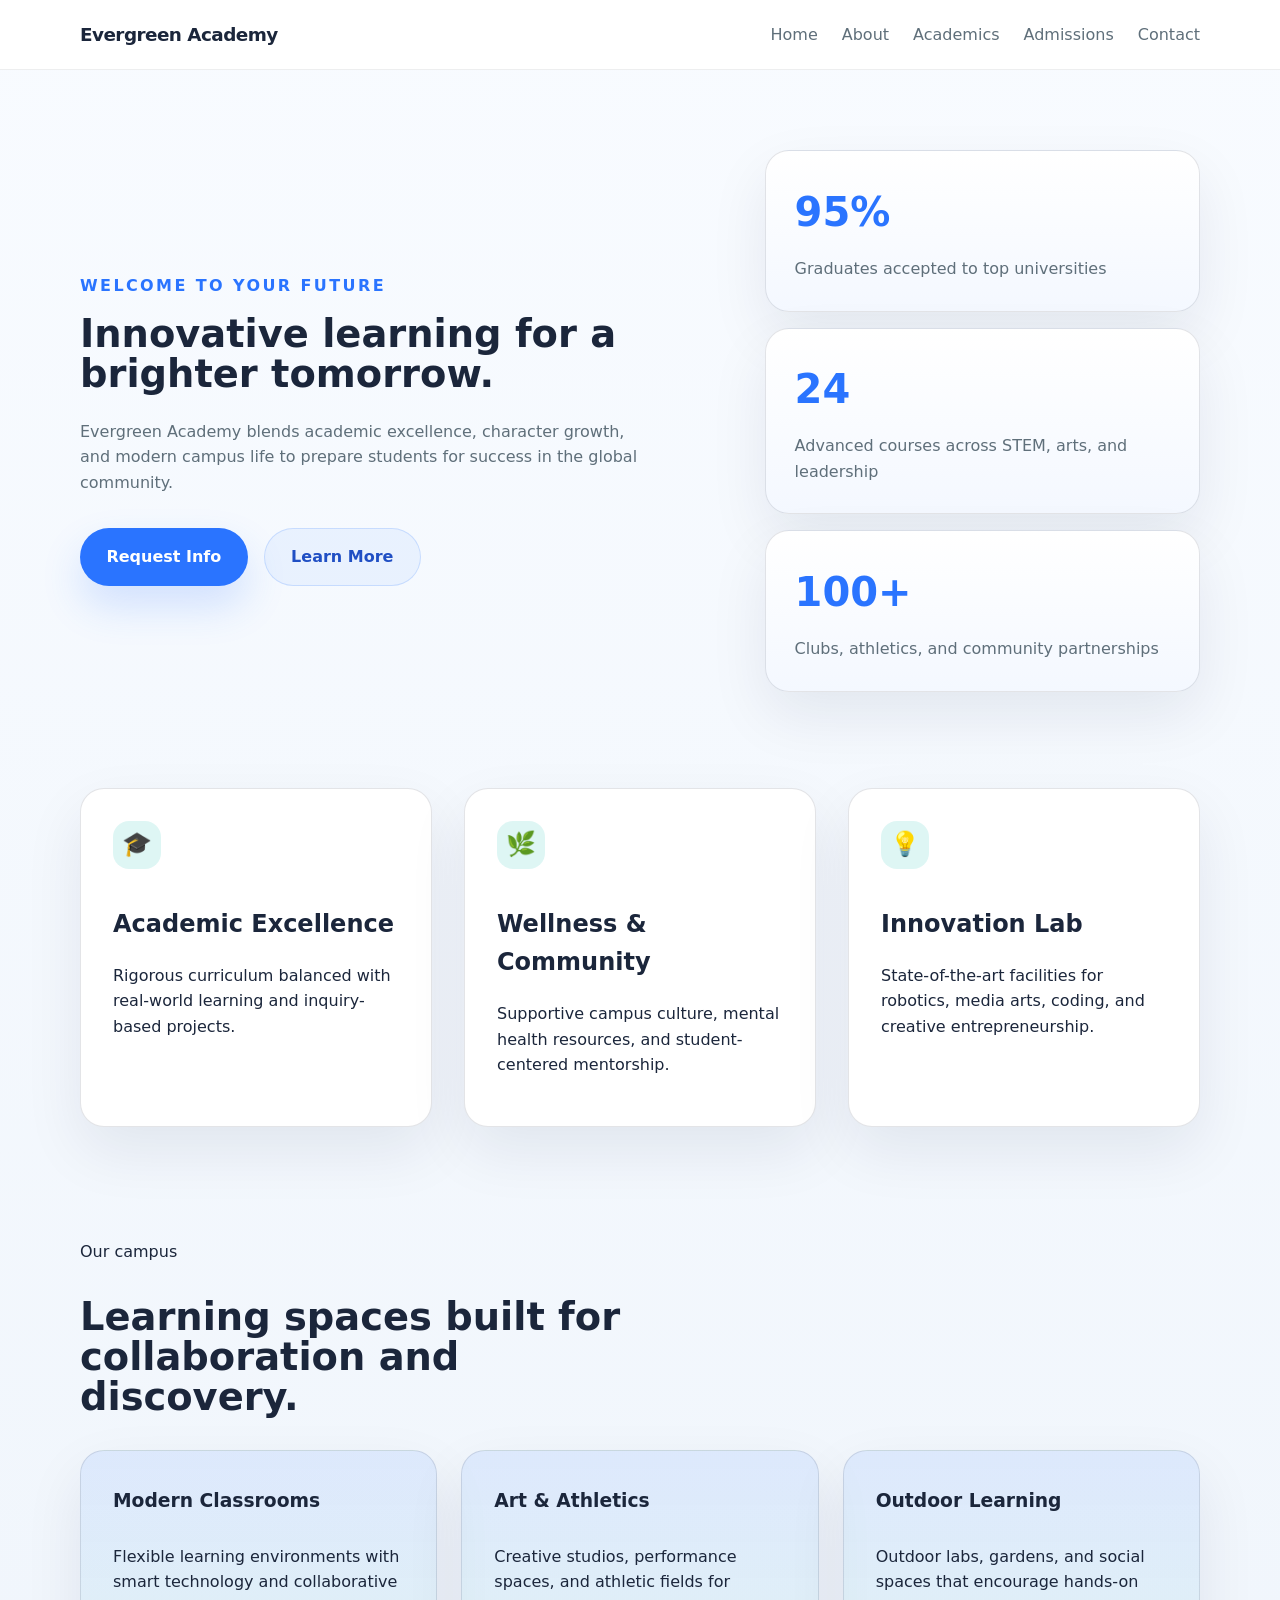
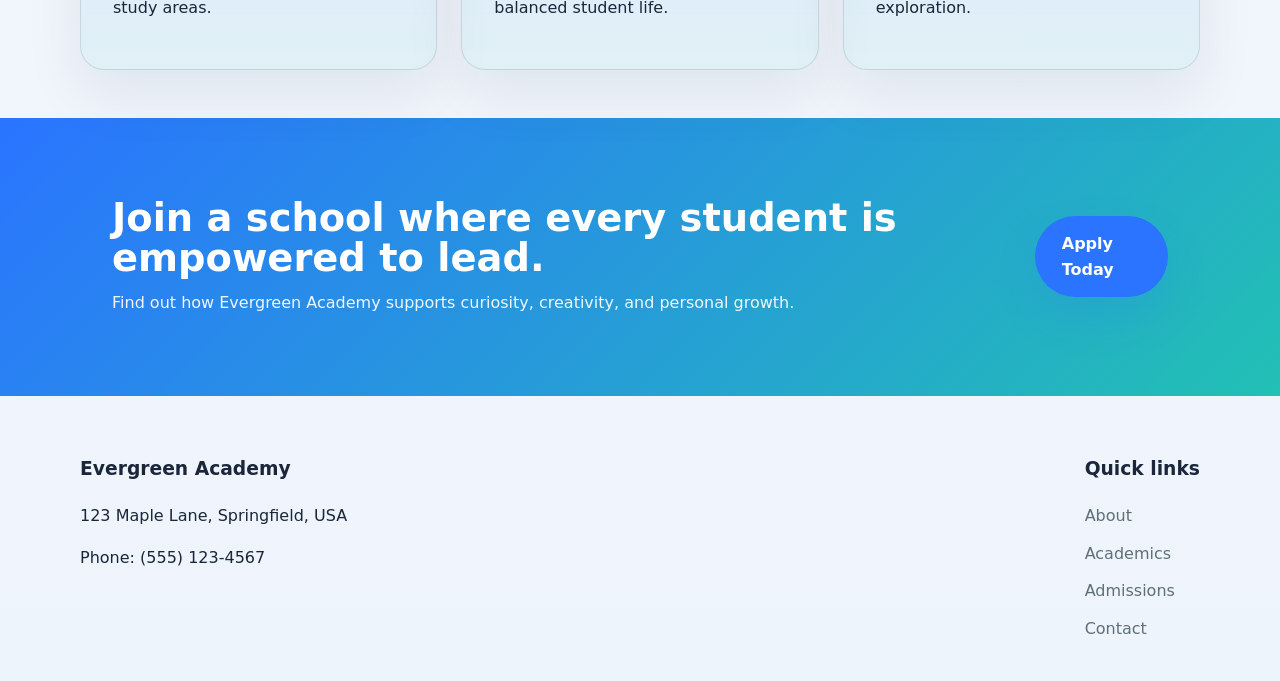
<file: index.html>
<!DOCTYPE html>
<html lang="en">
  <head>
    <meta charset="UTF-8" />
    <meta name="viewport" content="width=device-width, initial-scale=1.0" />
    <title>Evergreen Academy | Inspiring Tomorrow's Leaders</title>
    <link rel="stylesheet" href="css/style.css" />
    <link rel="icon" href="data:image/svg+xml,%3Csvg xmlns='http://www.w3.org/2000/svg' viewBox='0 0 100 100'%3E%3Ctext y='0.9em' font-size='90'%3E%F0%9F%8C%B6%3C/text%3E%3C/svg%3E" />
  </head>
  <body>
    <header class="site-header">
      <div class="container header-inner">
        <a class="brand" href="index.html">Evergreen Academy</a>
        <button class="nav-toggle" aria-label="Open navigation" id="navToggle">Menu</button>
        <nav class="site-nav" id="siteNav">
          <a href="index.html">Home</a>
          <a href="about.html">About</a>
          <a href="academics.html">Academics</a>
          <a href="admissions.html">Admissions</a>
          <a href="contact.html">Contact</a>
        </nav>
      </div>
    </header>

    <main>
      <section class="hero">
        <div class="container hero-grid">
          <div>
            <p class="eyebrow">Welcome to your future</p>
            <h1>Innovative learning for a brighter tomorrow.</h1>
            <p class="hero-text">
              Evergreen Academy blends academic excellence, character growth, and modern campus life to prepare students for success in the global community.
            </p>
            <div class="hero-actions">
              <a class="btn btn-primary" href="admissions.html">Request Info</a>
              <a class="btn btn-secondary" href="about.html">Learn More</a>
            </div>
          </div>
          <div class="hero-card">
            <div class="stat-card">
              <h2>95%</h2>
              <p>Graduates accepted to top universities</p>
            </div>
            <div class="stat-card">
              <h2>24</h2>
              <p>Advanced courses across STEM, arts, and leadership</p>
            </div>
            <div class="stat-card">
              <h2>100+</h2>
              <p>Clubs, athletics, and community partnerships</p>
            </div>
          </div>
        </div>
      </section>

      <section class="feature-block">
        <div class="container feature-grid">
          <article>
            <span class="feature-icon">🎓</span>
            <h2>Academic Excellence</h2>
            <p>Rigorous curriculum balanced with real-world learning and inquiry-based projects.</p>
          </article>
          <article>
            <span class="feature-icon">🌿</span>
            <h2>Wellness & Community</h2>
            <p>Supportive campus culture, mental health resources, and student-centered mentorship.</p>
          </article>
          <article>
            <span class="feature-icon">💡</span>
            <h2>Innovation Lab</h2>
            <p>State-of-the-art facilities for robotics, media arts, coding, and creative entrepreneurship.</p>
          </article>
        </div>
      </section>

      <section class="section-intro">
        <div class="container">
          <div class="section-header">
            <p class="eyebrow">Our campus</p>
            <h2>Learning spaces built for collaboration and discovery.</h2>
          </div>
          <div class="image-grid">
            <div class="image-card">
              <h3>Modern Classrooms</h3>
              <p>Flexible learning environments with smart technology and collaborative study areas.</p>
            </div>
            <div class="image-card">
              <h3>Art & Athletics</h3>
              <p>Creative studios, performance spaces, and athletic fields for balanced student life.</p>
            </div>
            <div class="image-card">
              <h3>Outdoor Learning</h3>
              <p>Outdoor labs, gardens, and social spaces that encourage hands-on exploration.</p>
            </div>
          </div>
        </div>
      </section>

      <section class="cta-banner">
        <div class="container cta-inner">
          <div>
            <h2>Join a school where every student is empowered to lead.</h2>
            <p>Find out how Evergreen Academy supports curiosity, creativity, and personal growth.</p>
          </div>
          <a class="btn btn-primary" href="admissions.html">Apply Today</a>
        </div>
      </section>
    </main>

    <footer class="site-footer">
      <div class="container footer-grid">
        <div>
          <h3>Evergreen Academy</h3>
          <p>123 Maple Lane, Springfield, USA</p>
          <p>Phone: (555) 123-4567</p>
        </div>
        <div>
          <h3>Quick links</h3>
          <nav class="footer-nav">
            <a href="about.html">About</a>
            <a href="academics.html">Academics</a>
            <a href="admissions.html">Admissions</a>
            <a href="contact.html">Contact</a>
          </nav>
        </div>
      </div>
    </footer>

    <script src="js/main.js"></script>
  </body>
</html>
</file>
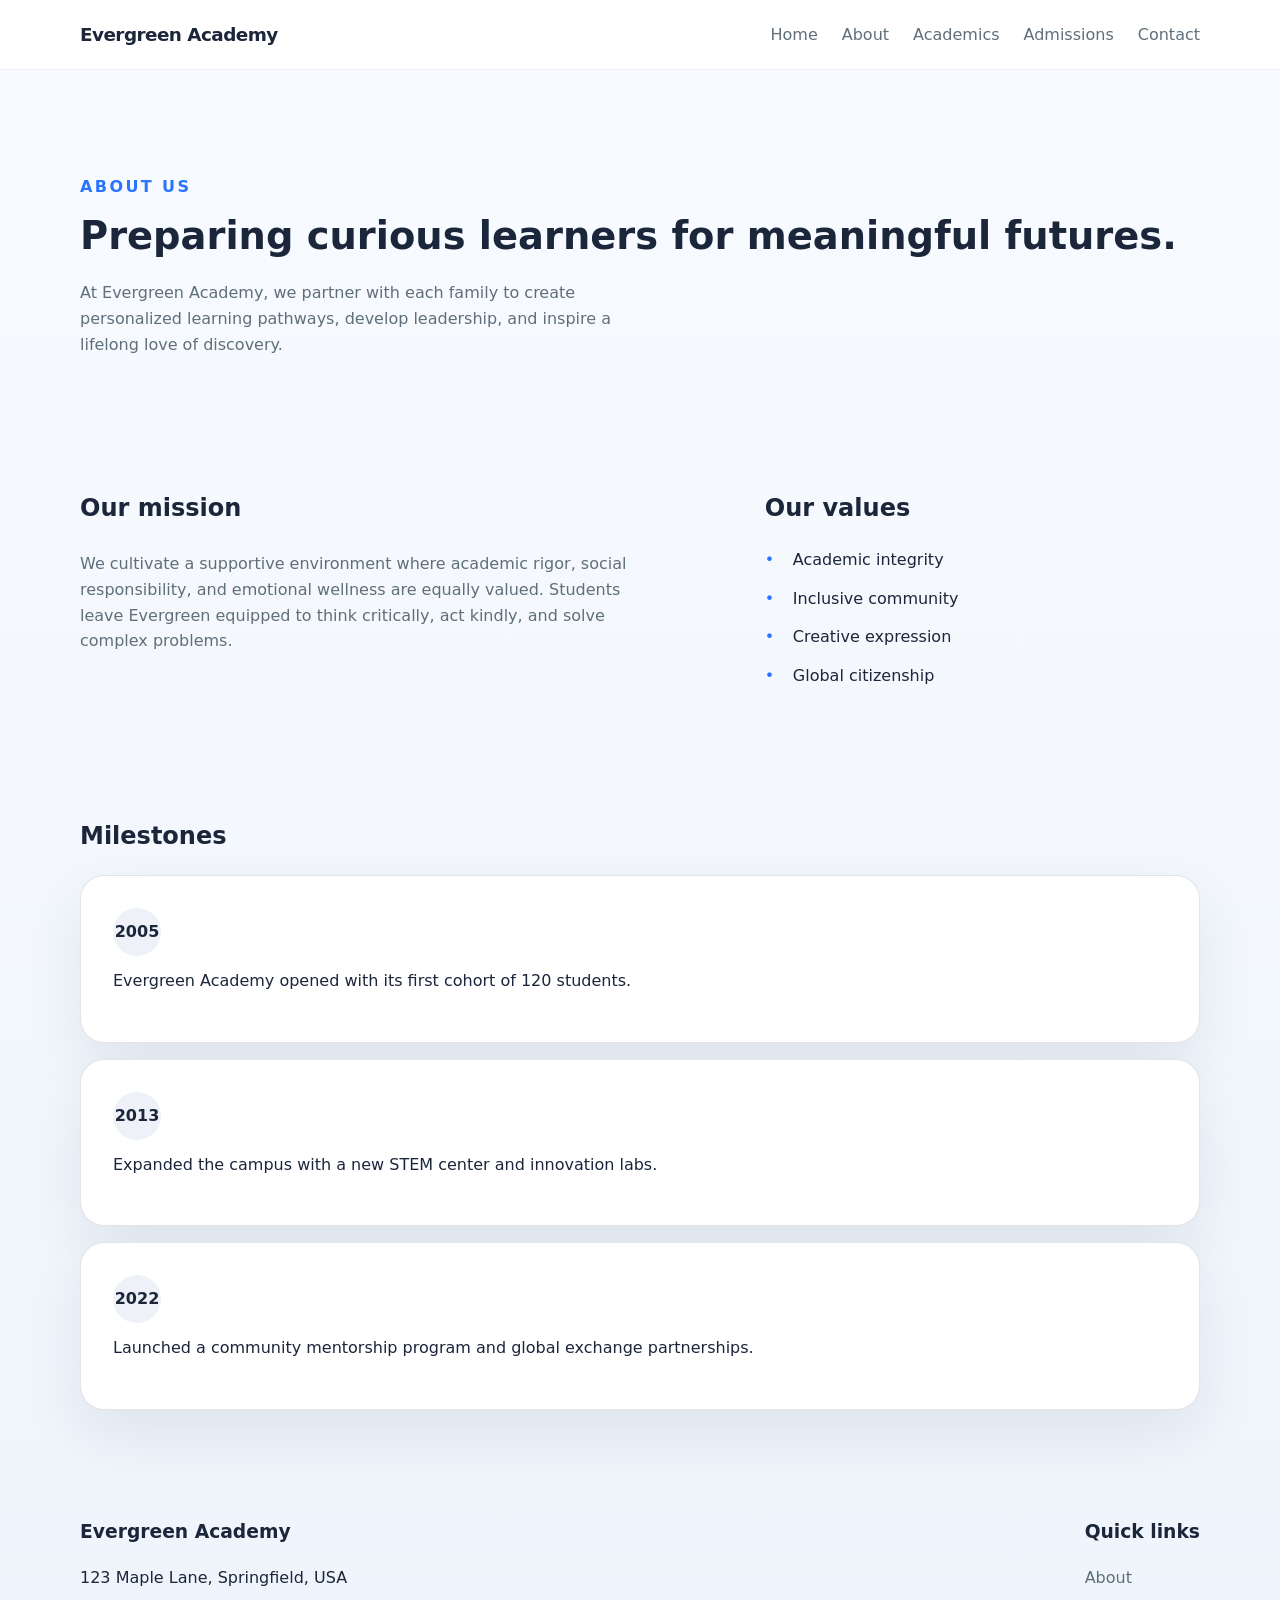
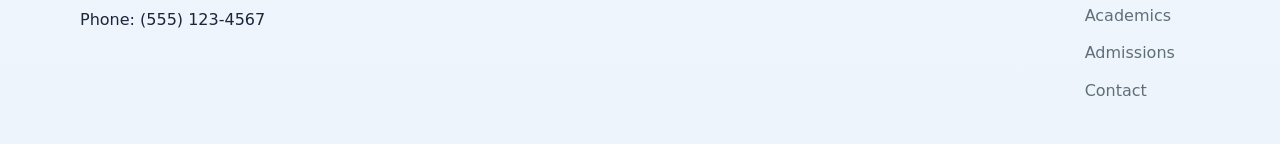
<file: about.html>
<!DOCTYPE html>
<html lang="en">
  <head>
    <meta charset="UTF-8" />
    <meta name="viewport" content="width=device-width, initial-scale=1.0" />
    <title>About | Evergreen Academy</title>
    <link rel="stylesheet" href="css/style.css" />
  </head>
  <body>
    <header class="site-header">
      <div class="container header-inner">
        <a class="brand" href="index.html">Evergreen Academy</a>
        <button class="nav-toggle" aria-label="Open navigation" id="navToggle">Menu</button>
        <nav class="site-nav" id="siteNav">
          <a href="index.html">Home</a>
          <a href="about.html">About</a>
          <a href="academics.html">Academics</a>
          <a href="admissions.html">Admissions</a>
          <a href="contact.html">Contact</a>
        </nav>
      </div>
    </header>

    <main>
      <section class="page-hero">
        <div class="container">
          <p class="eyebrow">About us</p>
          <h1>Preparing curious learners for meaningful futures.</h1>
          <p>At Evergreen Academy, we partner with each family to create personalized learning pathways, develop leadership, and inspire a lifelong love of discovery.</p>
        </div>
      </section>

      <section class="content-section">
        <div class="container content-grid">
          <div>
            <h2>Our mission</h2>
            <p>We cultivate a supportive environment where academic rigor, social responsibility, and emotional wellness are equally valued. Students leave Evergreen equipped to think critically, act kindly, and solve complex problems.</p>
          </div>
          <div>
            <h2>Our values</h2>
            <ul class="feature-list">
              <li>Academic integrity</li>
              <li>Inclusive community</li>
              <li>Creative expression</li>
              <li>Global citizenship</li>
            </ul>
          </div>
        </div>
      </section>

      <section class="timeline-section">
        <div class="container">
          <h2>Milestones</h2>
          <div class="timeline">
            <div class="timeline-item">
              <span>2005</span>
              <p>Evergreen Academy opened with its first cohort of 120 students.</p>
            </div>
            <div class="timeline-item">
              <span>2013</span>
              <p>Expanded the campus with a new STEM center and innovation labs.</p>
            </div>
            <div class="timeline-item">
              <span>2022</span>
              <p>Launched a community mentorship program and global exchange partnerships.</p>
            </div>
          </div>
        </div>
      </section>
    </main>

    <footer class="site-footer">
      <div class="container footer-grid">
        <div>
          <h3>Evergreen Academy</h3>
          <p>123 Maple Lane, Springfield, USA</p>
          <p>Phone: (555) 123-4567</p>
        </div>
        <div>
          <h3>Quick links</h3>
          <nav class="footer-nav">
            <a href="about.html">About</a>
            <a href="academics.html">Academics</a>
            <a href="admissions.html">Admissions</a>
            <a href="contact.html">Contact</a>
          </nav>
        </div>
      </div>
    </footer>

    <script src="js/main.js"></script>
  </body>
</html>
</file>
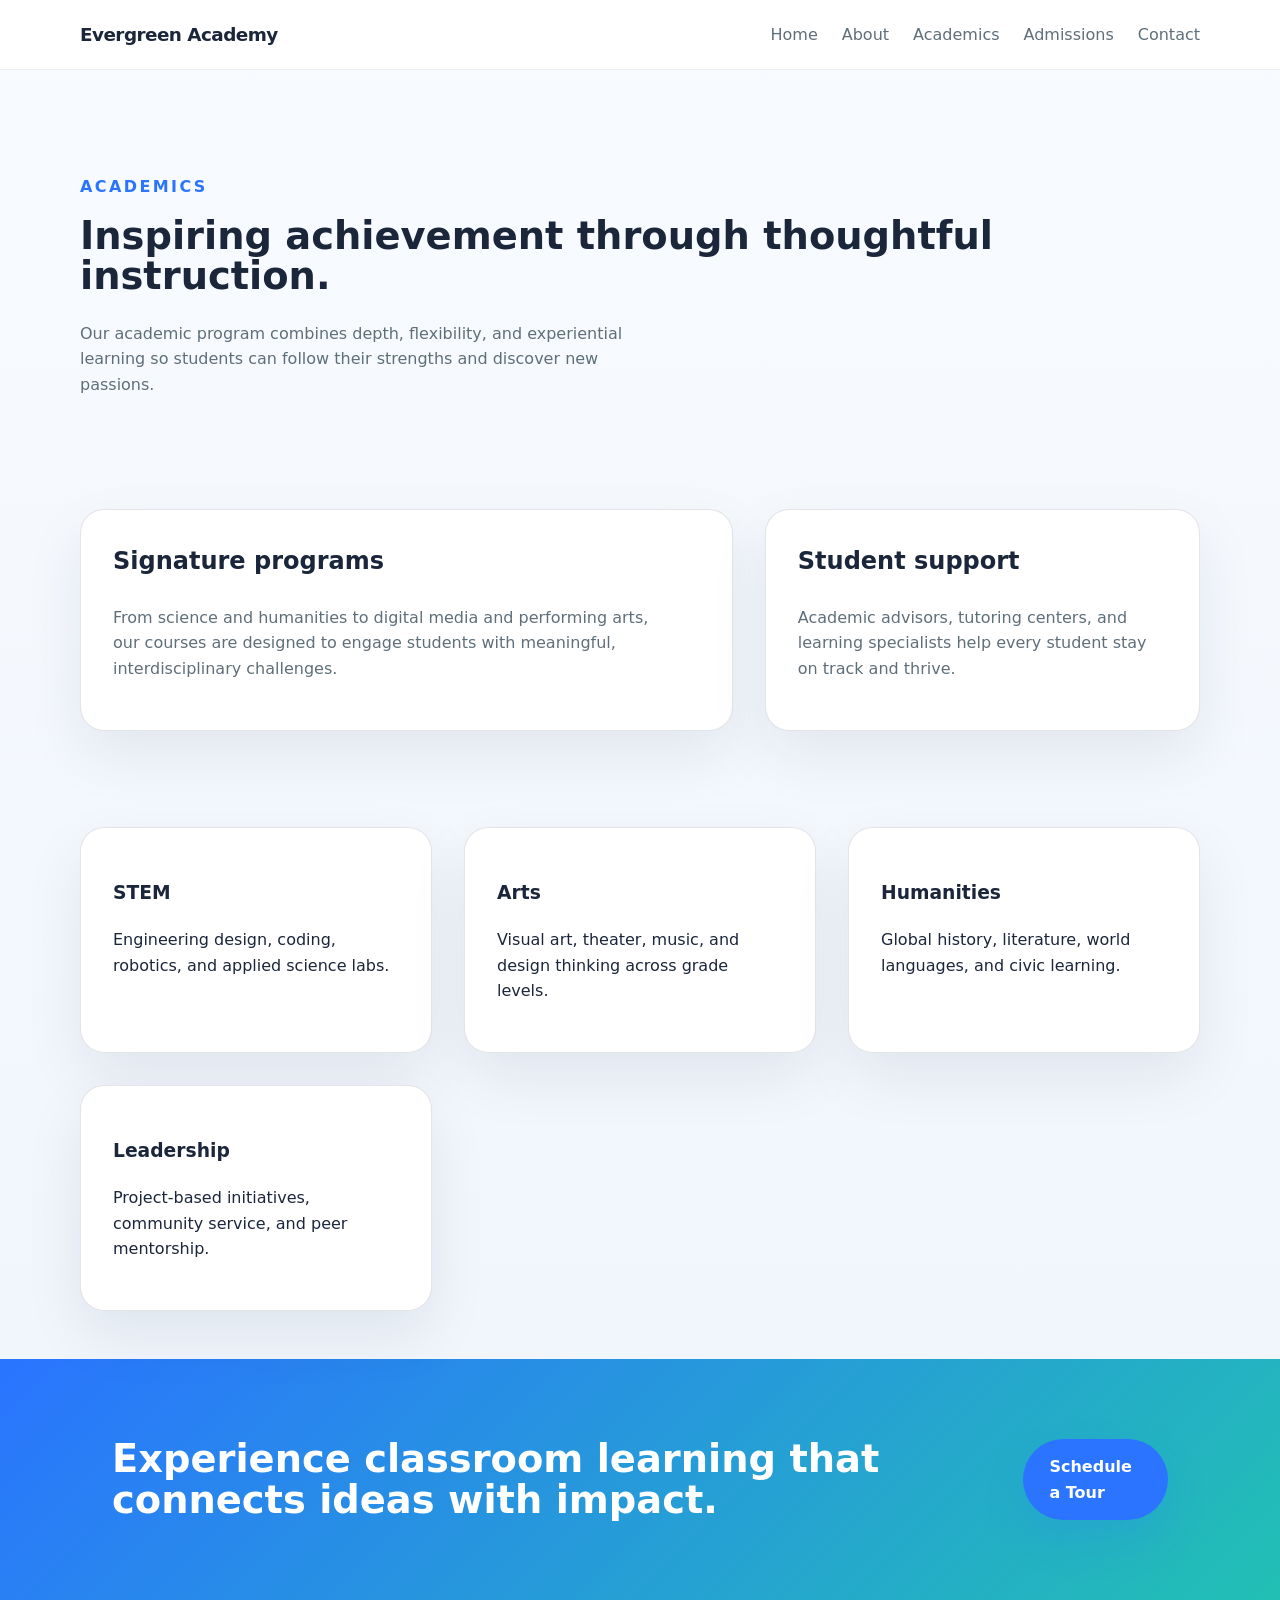
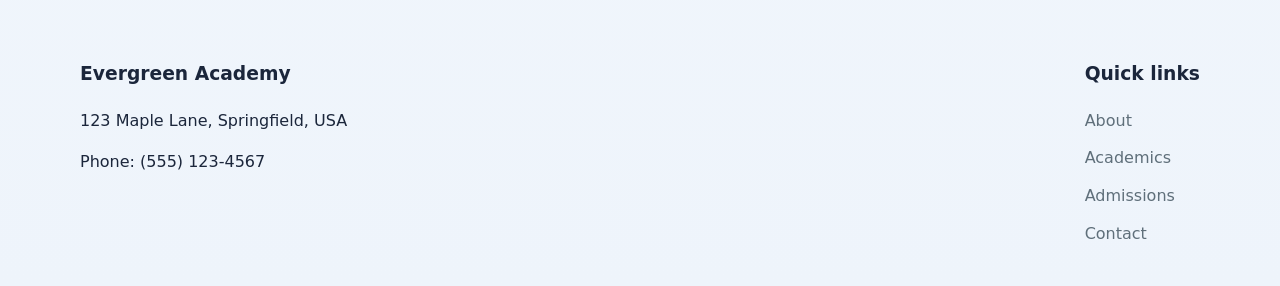
<file: academics.html>
<!DOCTYPE html>
<html lang="en">
  <head>
    <meta charset="UTF-8" />
    <meta name="viewport" content="width=device-width, initial-scale=1.0" />
    <title>Academics | Evergreen Academy</title>
    <link rel="stylesheet" href="css/style.css" />
  </head>
  <body>
    <header class="site-header">
      <div class="container header-inner">
        <a class="brand" href="index.html">Evergreen Academy</a>
        <button class="nav-toggle" aria-label="Open navigation" id="navToggle">Menu</button>
        <nav class="site-nav" id="siteNav">
          <a href="index.html">Home</a>
          <a href="about.html">About</a>
          <a href="academics.html">Academics</a>
          <a href="admissions.html">Admissions</a>
          <a href="contact.html">Contact</a>
        </nav>
      </div>
    </header>

    <main>
      <section class="page-hero">
        <div class="container">
          <p class="eyebrow">Academics</p>
          <h1>Inspiring achievement through thoughtful instruction.</h1>
          <p>Our academic program combines depth, flexibility, and experiential learning so students can follow their strengths and discover new passions.</p>
        </div>
      </section>

      <section class="content-section">
        <div class="container content-grid">
          <div class="info-box">
            <h2>Signature programs</h2>
            <p>From science and humanities to digital media and performing arts, our courses are designed to engage students with meaningful, interdisciplinary challenges.</p>
          </div>
          <div class="info-box">
            <h2>Student support</h2>
            <p>Academic advisors, tutoring centers, and learning specialists help every student stay on track and thrive.</p>
          </div>
        </div>
      </section>

      <section class="feature-block">
        <div class="container feature-grid">
          <article>
            <h3>STEM</h3>
            <p>Engineering design, coding, robotics, and applied science labs.</p>
          </article>
          <article>
            <h3>Arts</h3>
            <p>Visual art, theater, music, and design thinking across grade levels.</p>
          </article>
          <article>
            <h3>Humanities</h3>
            <p>Global history, literature, world languages, and civic learning.</p>
          </article>
          <article>
            <h3>Leadership</h3>
            <p>Project-based initiatives, community service, and peer mentorship.</p>
          </article>
        </div>
      </section>

      <section class="cta-banner">
        <div class="container cta-inner">
          <div>
            <h2>Experience classroom learning that connects ideas with impact.</h2>
          </div>
          <a class="btn btn-primary" href="contact.html">Schedule a Tour</a>
        </div>
      </section>
    </main>

    <footer class="site-footer">
      <div class="container footer-grid">
        <div>
          <h3>Evergreen Academy</h3>
          <p>123 Maple Lane, Springfield, USA</p>
          <p>Phone: (555) 123-4567</p>
        </div>
        <div>
          <h3>Quick links</h3>
          <nav class="footer-nav">
            <a href="about.html">About</a>
            <a href="academics.html">Academics</a>
            <a href="admissions.html">Admissions</a>
            <a href="contact.html">Contact</a>
          </nav>
        </div>
      </div>
    </footer>

    <script src="js/main.js"></script>
  </body>
</html>
</file>
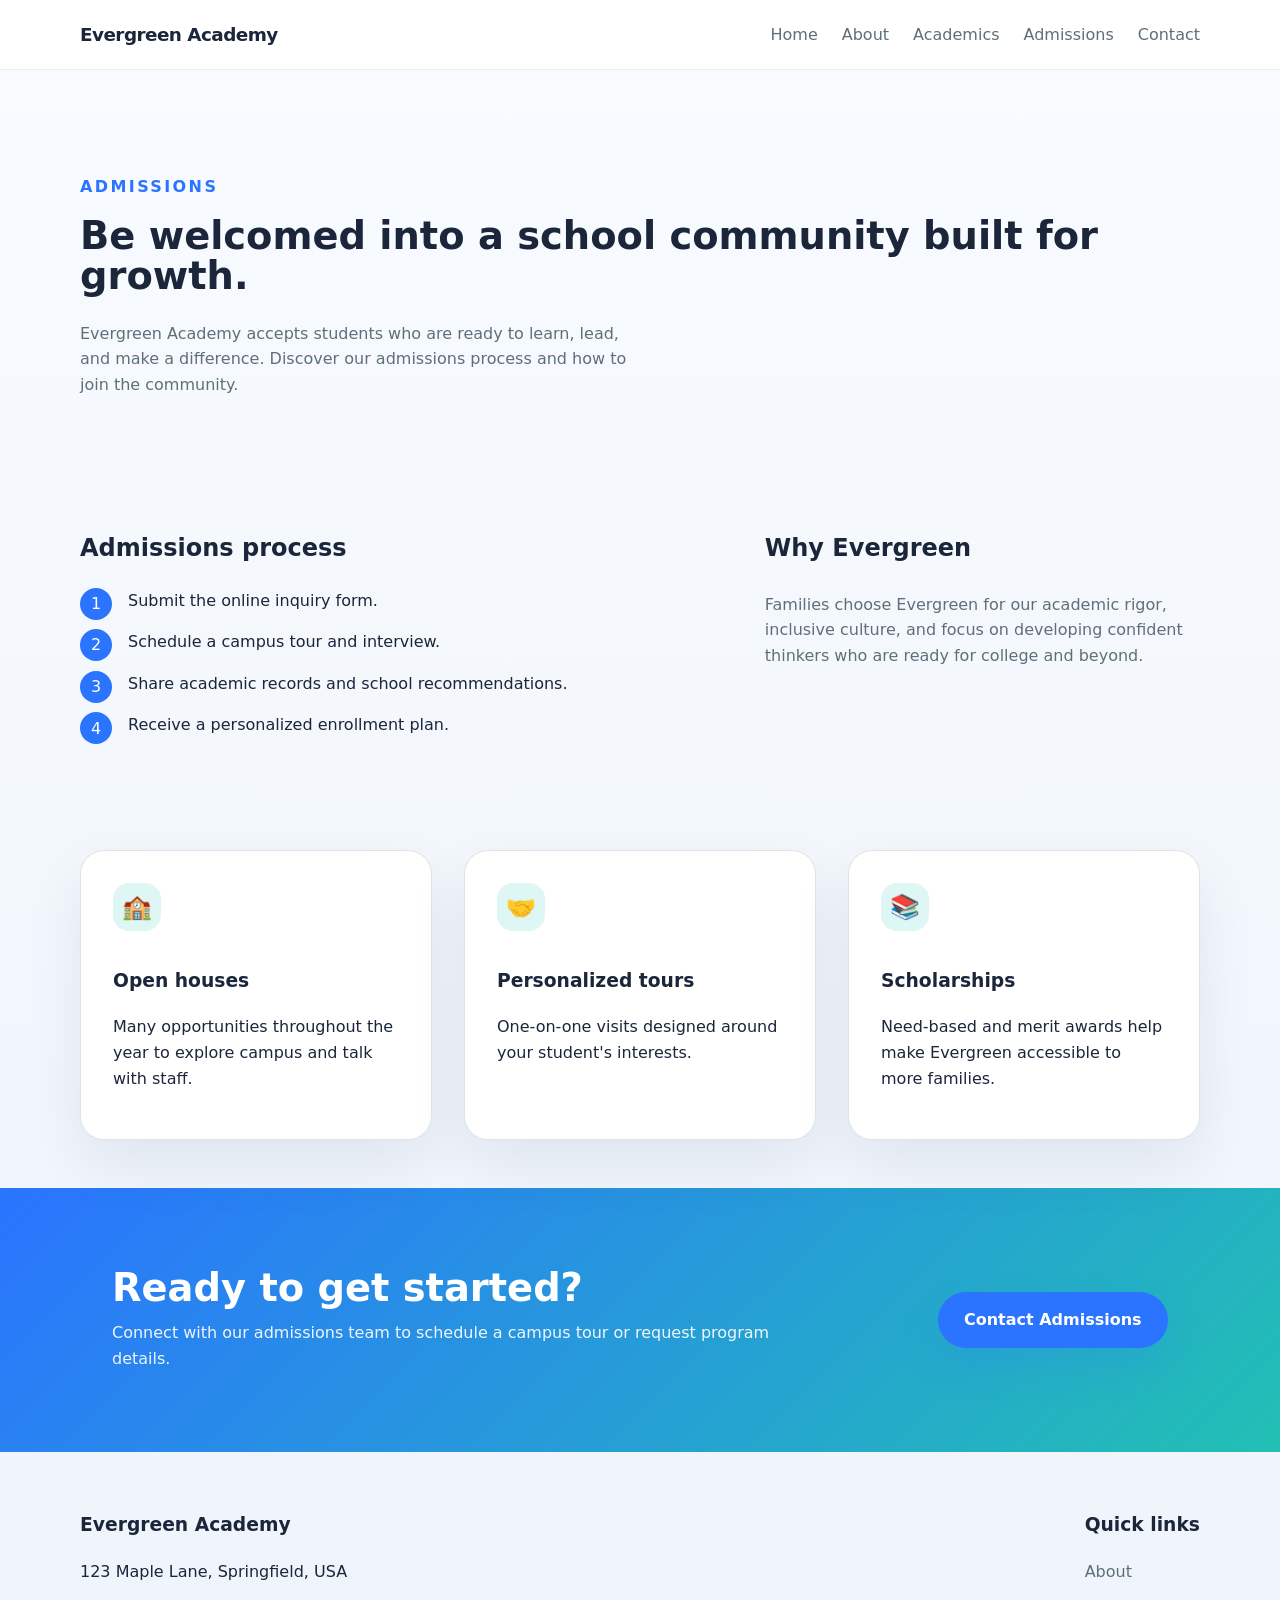
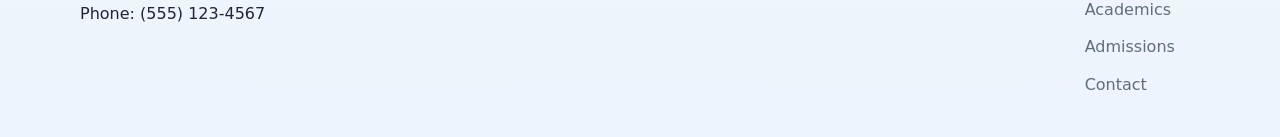
<file: admissions.html>
<!DOCTYPE html>
<html lang="en">
  <head>
    <meta charset="UTF-8" />
    <meta name="viewport" content="width=device-width, initial-scale=1.0" />
    <title>Admissions | Evergreen Academy</title>
    <link rel="stylesheet" href="css/style.css" />
  </head>
  <body>
    <header class="site-header">
      <div class="container header-inner">
        <a class="brand" href="index.html">Evergreen Academy</a>
        <button class="nav-toggle" aria-label="Open navigation" id="navToggle">Menu</button>
        <nav class="site-nav" id="siteNav">
          <a href="index.html">Home</a>
          <a href="about.html">About</a>
          <a href="academics.html">Academics</a>
          <a href="admissions.html">Admissions</a>
          <a href="contact.html">Contact</a>
        </nav>
      </div>
    </header>

    <main>
      <section class="page-hero">
        <div class="container">
          <p class="eyebrow">Admissions</p>
          <h1>Be welcomed into a school community built for growth.</h1>
          <p>Evergreen Academy accepts students who are ready to learn, lead, and make a difference. Discover our admissions process and how to join the community.</p>
        </div>
      </section>

      <section class="content-section">
        <div class="container content-grid">
          <div>
            <h2>Admissions process</h2>
            <ol class="admissions-steps">
              <li>Submit the online inquiry form.</li>
              <li>Schedule a campus tour and interview.</li>
              <li>Share academic records and school recommendations.</li>
              <li>Receive a personalized enrollment plan.</li>
            </ol>
          </div>
          <div>
            <h2>Why Evergreen</h2>
            <p>Families choose Evergreen for our academic rigor, inclusive culture, and focus on developing confident thinkers who are ready for college and beyond.</p>
          </div>
        </div>
      </section>

      <section class="feature-block">
        <div class="container feature-grid">
          <article>
            <span class="feature-icon">🏫</span>
            <h3>Open houses</h3>
            <p>Many opportunities throughout the year to explore campus and talk with staff.</p>
          </article>
          <article>
            <span class="feature-icon">🤝</span>
            <h3>Personalized tours</h3>
            <p>One-on-one visits designed around your student's interests.</p>
          </article>
          <article>
            <span class="feature-icon">📚</span>
            <h3>Scholarships</h3>
            <p>Need-based and merit awards help make Evergreen accessible to more families.</p>
          </article>
        </div>
      </section>

      <section class="cta-banner">
        <div class="container cta-inner">
          <div>
            <h2>Ready to get started?</h2>
            <p>Connect with our admissions team to schedule a campus tour or request program details.</p>
          </div>
          <a class="btn btn-primary" href="contact.html">Contact Admissions</a>
        </div>
      </section>
    </main>

    <footer class="site-footer">
      <div class="container footer-grid">
        <div>
          <h3>Evergreen Academy</h3>
          <p>123 Maple Lane, Springfield, USA</p>
          <p>Phone: (555) 123-4567</p>
        </div>
        <div>
          <h3>Quick links</h3>
          <nav class="footer-nav">
            <a href="about.html">About</a>
            <a href="academics.html">Academics</a>
            <a href="admissions.html">Admissions</a>
            <a href="contact.html">Contact</a>
          </nav>
        </div>
      </div>
    </footer>

    <script src="js/main.js"></script>
  </body>
</html>
</file>
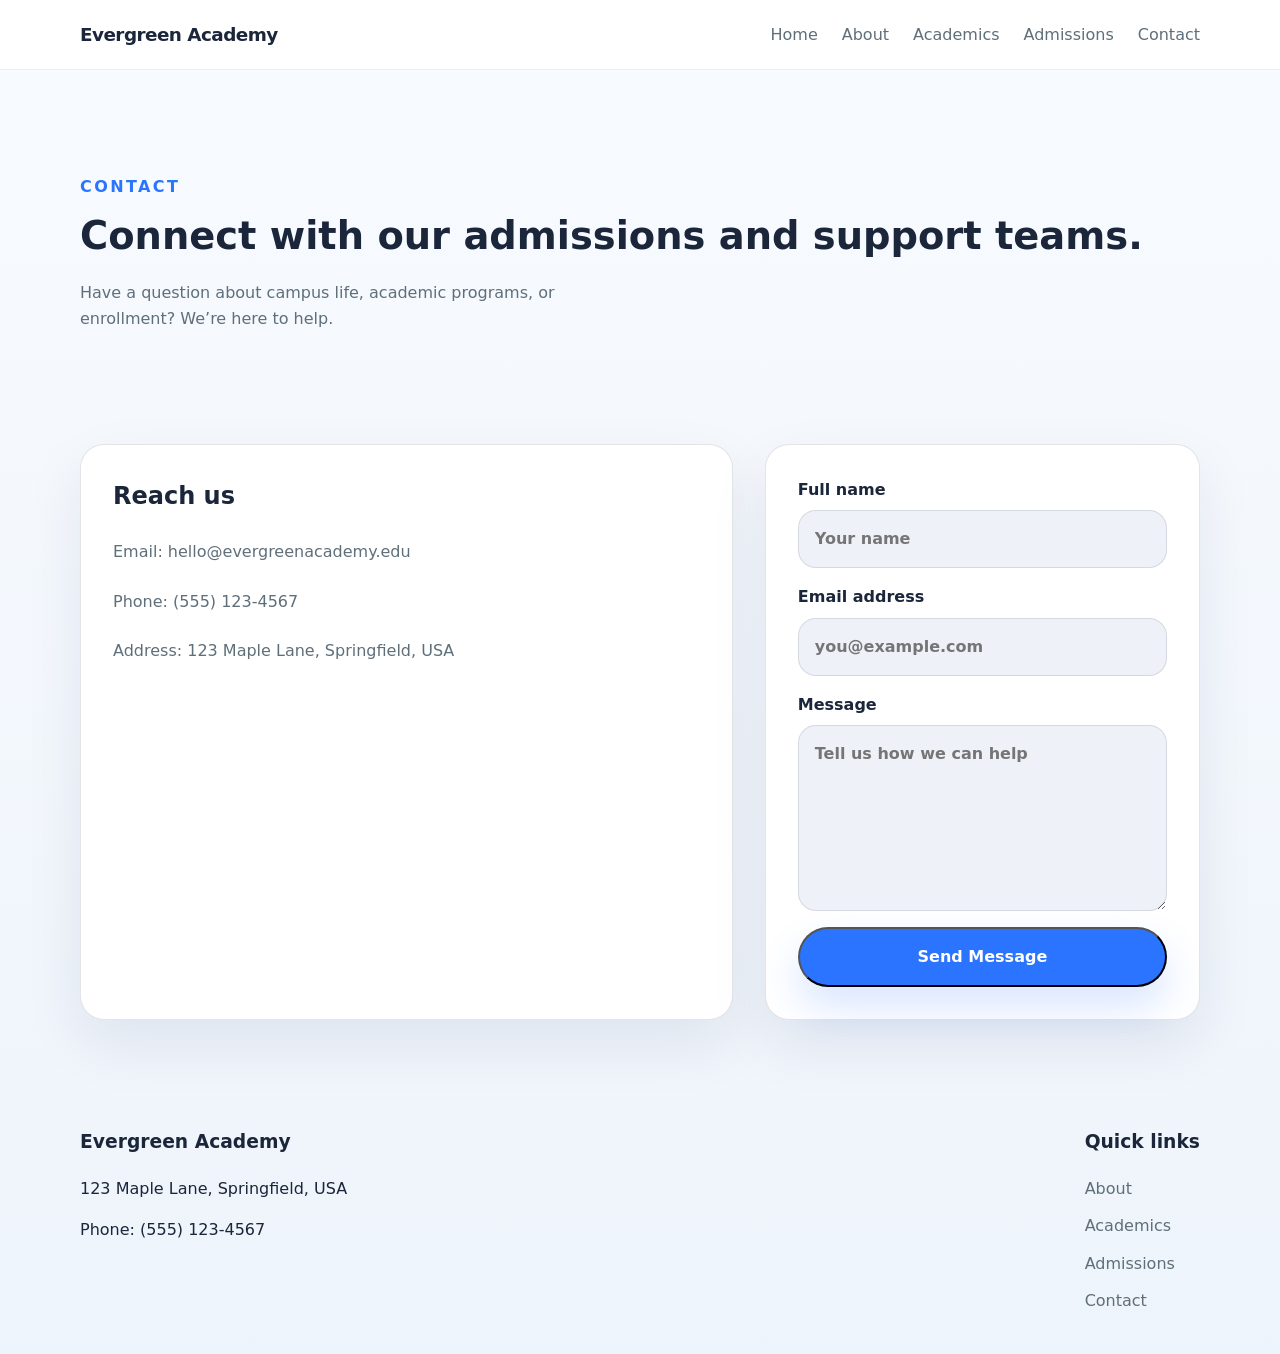
<file: contact.html>
<!DOCTYPE html>
<html lang="en">
  <head>
    <meta charset="UTF-8" />
    <meta name="viewport" content="width=device-width, initial-scale=1.0" />
    <title>Contact | Evergreen Academy</title>
    <link rel="stylesheet" href="css/style.css" />
  </head>
  <body>
    <header class="site-header">
      <div class="container header-inner">
        <a class="brand" href="index.html">Evergreen Academy</a>
        <button class="nav-toggle" aria-label="Open navigation" id="navToggle">Menu</button>
        <nav class="site-nav" id="siteNav">
          <a href="index.html">Home</a>
          <a href="about.html">About</a>
          <a href="academics.html">Academics</a>
          <a href="admissions.html">Admissions</a>
          <a href="contact.html">Contact</a>
        </nav>
      </div>
    </header>

    <main>
      <section class="page-hero">
        <div class="container">
          <p class="eyebrow">Contact</p>
          <h1>Connect with our admissions and support teams.</h1>
          <p>Have a question about campus life, academic programs, or enrollment? We’re here to help.</p>
        </div>
      </section>

      <section class="content-section">
        <div class="container contact-grid">
          <div class="contact-details">
            <h2>Reach us</h2>
            <p>Email: hello@evergreenacademy.edu</p>
            <p>Phone: (555) 123-4567</p>
            <p>Address: 123 Maple Lane, Springfield, USA</p>
          </div>

          <form class="contact-form" action="#" method="post">
            <label>
              Full name
              <input type="text" name="name" placeholder="Your name" required />
            </label>
            <label>
              Email address
              <input type="email" name="email" placeholder="you@example.com" required />
            </label>
            <label>
              Message
              <textarea name="message" rows="6" placeholder="Tell us how we can help" required></textarea>
            </label>
            <button class="btn btn-primary" type="submit">Send Message</button>
          </form>
        </div>
      </section>
    </main>

    <footer class="site-footer">
      <div class="container footer-grid">
        <div>
          <h3>Evergreen Academy</h3>
          <p>123 Maple Lane, Springfield, USA</p>
          <p>Phone: (555) 123-4567</p>
        </div>
        <div>
          <h3>Quick links</h3>
          <nav class="footer-nav">
            <a href="about.html">About</a>
            <a href="academics.html">Academics</a>
            <a href="admissions.html">Admissions</a>
            <a href="contact.html">Contact</a>
          </nav>
        </div>
      </div>
    </footer>

    <script src="js/main.js"></script>
  </body>
</html>
</file>
<file: css/style.css>
:root {
  color-scheme: light;
  --bg: #f6f7fb;
  --surface: #ffffff;
  --surface-alt: #eef2f8;
  --text: #1b263b;
  --muted: #5f6f7a;
  --primary: #2a74ff;
  --primary-dark: #204fc4;
  --accent: #22c0b4;
  --border: rgba(27, 38, 59, 0.12);
  --radius: 24px;
  --shadow: 0 24px 60px rgba(15, 26, 64, 0.08);
  font-family: Inter, system-ui, -apple-system, BlinkMacSystemFont, "Segoe UI", sans-serif;
}

* {
  box-sizing: border-box;
}

html {
  scroll-behavior: smooth;
}

body {
  margin: 0;
  min-height: 100vh;
  background: linear-gradient(180deg, #f8fbff 0%, #eef4fb 100%);
  color: var(--text);
  line-height: 1.6;
}

img {
  max-width: 100%;
  display: block;
}

a {
  color: inherit;
  text-decoration: none;
}

button,
input,
textarea {
  font: inherit;
}

button {
  cursor: pointer;
}

.container {
  width: min(1120px, calc(100% - 2rem));
  margin: 0 auto;
}

.site-header {
  position: sticky;
  top: 0;
  z-index: 20;
  background: rgba(255, 255, 255, 0.92);
  backdrop-filter: blur(18px);
  border-bottom: 1px solid rgba(27, 38, 59, 0.08);
}

.header-inner {
  display: flex;
  align-items: center;
  justify-content: space-between;
  gap: 2rem;
  padding: 1.25rem 0;
}

.brand {
  font-size: 1.15rem;
  font-weight: 700;
  letter-spacing: -0.03em;
}

.site-nav {
  display: flex;
  flex-wrap: wrap;
  gap: 1.5rem;
  align-items: center;
}

.site-nav a {
  color: var(--muted);
  transition: color 0.25s ease;
}

.site-nav a:hover {
  color: var(--text);
}

.nav-toggle {
  display: none;
  padding: 0.75rem 1rem;
  border: 1px solid var(--border);
  border-radius: 999px;
  background: var(--surface);
}

.hero,
.page-hero {
  padding: 5rem 0 3rem;
}

.hero-grid,
.feature-grid,
.content-grid,
.contact-grid {
  display: grid;
  gap: 2rem;
}

.hero-grid {
  grid-template-columns: minmax(0, 1.5fr) minmax(300px, 1fr);
  align-items: center;
}

.hero .eyebrow,
.page-hero .eyebrow {
  color: var(--primary);
  font-weight: 700;
  text-transform: uppercase;
  letter-spacing: 0.15em;
  margin-bottom: 1rem;
}

.hero h1,
.page-hero h1,
.section-header h2,
.cta-banner h2 {
  font-size: clamp(2.4rem, 2.75vw, 3.6rem);
  margin: 0;
  line-height: 1.05;
}

.hero-text,
.page-hero p,
.content-section p {
  color: var(--muted);
  max-width: 55ch;
  margin-top: 1.5rem;
}

.hero-actions {
  display: flex;
  flex-wrap: wrap;
  gap: 1rem;
  margin-top: 2rem;
}

.btn {
  display: inline-flex;
  align-items: center;
  justify-content: center;
  padding: 0.95rem 1.65rem;
  border-radius: 999px;
  font-weight: 600;
  transition: transform 0.2s ease, box-shadow 0.2s ease;
}

.btn:hover {
  transform: translateY(-1px);
}

.btn-primary {
  background: var(--primary);
  color: white;
  box-shadow: 0 20px 40px rgba(42, 116, 255, 0.18);
}

.btn-secondary {
  border: 1px solid rgba(42, 116, 255, 0.18);
  color: var(--primary-dark);
  background: rgba(42, 116, 255, 0.06);
}

.hero-card {
  display: grid;
  gap: 1rem;
}

.stat-card {
  padding: 1.8rem;
  border-radius: var(--radius);
  background: linear-gradient(180deg, #ffffff 0%, #f4f8ff 100%);
  border: 1px solid var(--border);
  box-shadow: var(--shadow);
}

.stat-card h2 {
  margin: 0;
  font-size: 2.5rem;
  color: var(--primary);
}

.stat-card p {
  margin: 0.75rem 0 0;
  color: var(--muted);
}

.feature-block,
.section-intro,
.cta-banner,
.timeline-section,
.content-section {
  padding: 3rem 0;
}

.feature-grid {
  grid-template-columns: repeat(3, minmax(0, 1fr));
}

.feature-grid article,
.image-card,
.info-box,
.timeline-item,
.contact-details,
.contact-form {
  background: var(--surface);
  border: 1px solid var(--border);
  border-radius: var(--radius);
  padding: 2rem;
  box-shadow: var(--shadow);
}

.feature-icon {
  display: inline-flex;
  width: 3rem;
  height: 3rem;
  align-items: center;
  justify-content: center;
  font-size: 1.5rem;
  margin-bottom: 1rem;
  background: rgba(34, 192, 180, 0.15);
  border-radius: 1rem;
}

.section-header {
  display: grid;
  gap: 1rem;
  max-width: 60ch;
  margin-bottom: 2rem;
}

.image-grid {
  display: grid;
  grid-template-columns: repeat(3, minmax(0, 1fr));
  gap: 1.5rem;
}

.image-card h3,
.info-box h2,
.timeline-item p,
.contact-details h2 {
  margin-top: 0;
}

.image-card {
  min-height: 220px;
  display: flex;
  flex-direction: column;
  justify-content: flex-end;
  background: linear-gradient(180deg, rgba(42, 116, 255, 0.1), rgba(34, 192, 180, 0.08));
}

.image-card h3 {
  margin-bottom: 0.75rem;
}

.cta-banner {
  background: linear-gradient(135deg, #2a74ff 0%, #22c0b4 100%);
  color: white;
}

.cta-inner {
  display: flex;
  align-items: center;
  justify-content: space-between;
  gap: 1.25rem;
  padding: 2rem;
  border-radius: 2rem;
}

.cta-banner p {
  margin: 0.75rem 0 0;
  max-width: 45rem;
  color: rgba(255, 255, 255, 0.92);
}

.timeline {
  display: grid;
  gap: 1rem;
}

.timeline-item {
  display: grid;
  gap: 0.75rem;
}

.timeline-item span {
  display: inline-flex;
  align-items: center;
  justify-content: center;
  width: 3rem;
  height: 3rem;
  border-radius: 999px;
  background: var(--surface-alt);
  font-weight: 700;
}

.content-grid,
.contact-grid {
  grid-template-columns: 1.5fr 1fr;
  gap: 2rem;
}

.feature-list {
  list-style: none;
  padding: 0;
  margin: 0;
}

.feature-list li {
  position: relative;
  padding-left: 1.75rem;
  margin-bottom: 0.8rem;
}

.feature-list li::before {
  content: "•";
  position: absolute;
  left: 0;
  color: var(--primary);
}

.admissions-steps {
  counter-reset: step;
  padding: 0;
  margin: 0;
  list-style: none;
}

.admissions-steps li {
  position: relative;
  padding-left: 3rem;
  margin-bottom: 1rem;
}

.admissions-steps li::before {
  counter-increment: step;
  content: counter(step);
  position: absolute;
  left: 0;
  width: 2rem;
  height: 2rem;
  border-radius: 999px;
  background: var(--primary);
  color: white;
  display: grid;
  place-items: center;
}

.contact-form {
  display: grid;
  gap: 1rem;
}

.contact-form label {
  display: grid;
  gap: 0.5rem;
  font-weight: 600;
}

.contact-form input,
.contact-form textarea {
  width: 100%;
  padding: 0.95rem 1rem;
  border: 1px solid var(--border);
  border-radius: 18px;
  background: var(--surface-alt);
}

.site-footer {
  padding: 2.5rem 0;
}

.footer-grid {
  display: flex;
  justify-content: space-between;
  flex-wrap: wrap;
  gap: 2rem;
}

.footer-nav {
  display: flex;
  flex-direction: column;
  gap: 0.75rem;
}

.footer-nav a {
  color: var(--muted);
}

@media (max-width: 960px) {
  .hero-grid,
  .feature-grid,
  .content-grid,
  .image-grid,
  .contact-grid,
  .cta-inner {
    grid-template-columns: 1fr;
  }

  .site-header {
    padding: 0 0 0.5rem;
  }
}

@media (max-width: 780px) {
  .container {
    width: min(100%, calc(100% - 1.5rem));
  }

  .nav-toggle {
    display: inline-flex;
  }

  .site-nav {
    position: absolute;
    top: 100%;
    right: 1rem;
    left: 1rem;
    flex-direction: column;
    background: rgba(255, 255, 255, 0.98);
    border: 1px solid rgba(27, 38, 59, 0.08);
    border-radius: 1.5rem;
    padding: 1rem;
    transform: scaleY(0);
    transform-origin: top;
    transition: transform 0.25s ease;
    box-shadow: 0 24px 60px rgba(15, 26, 64, 0.12);
    opacity: 0;
    pointer-events: none;
  }

  .site-nav.open {
    transform: scaleY(1);
    opacity: 1;
    pointer-events: auto;
  }

  .site-nav a {
    padding: 0.75rem 0;
    border-bottom: 1px solid rgba(27, 38, 59, 0.06);
  }

  .site-nav a:last-child {
    border-bottom: none;
  }
}

@media (max-width: 560px) {
  .hero,
  .page-hero {
    padding-top: 3rem;
  }

  .hero h1,
  .page-hero h1,
  .cta-banner h2 {
    font-size: 2.2rem;
  }

  .cta-inner {
    padding: 1.5rem;
    border-radius: 1.5rem;
  }
}
</file>
